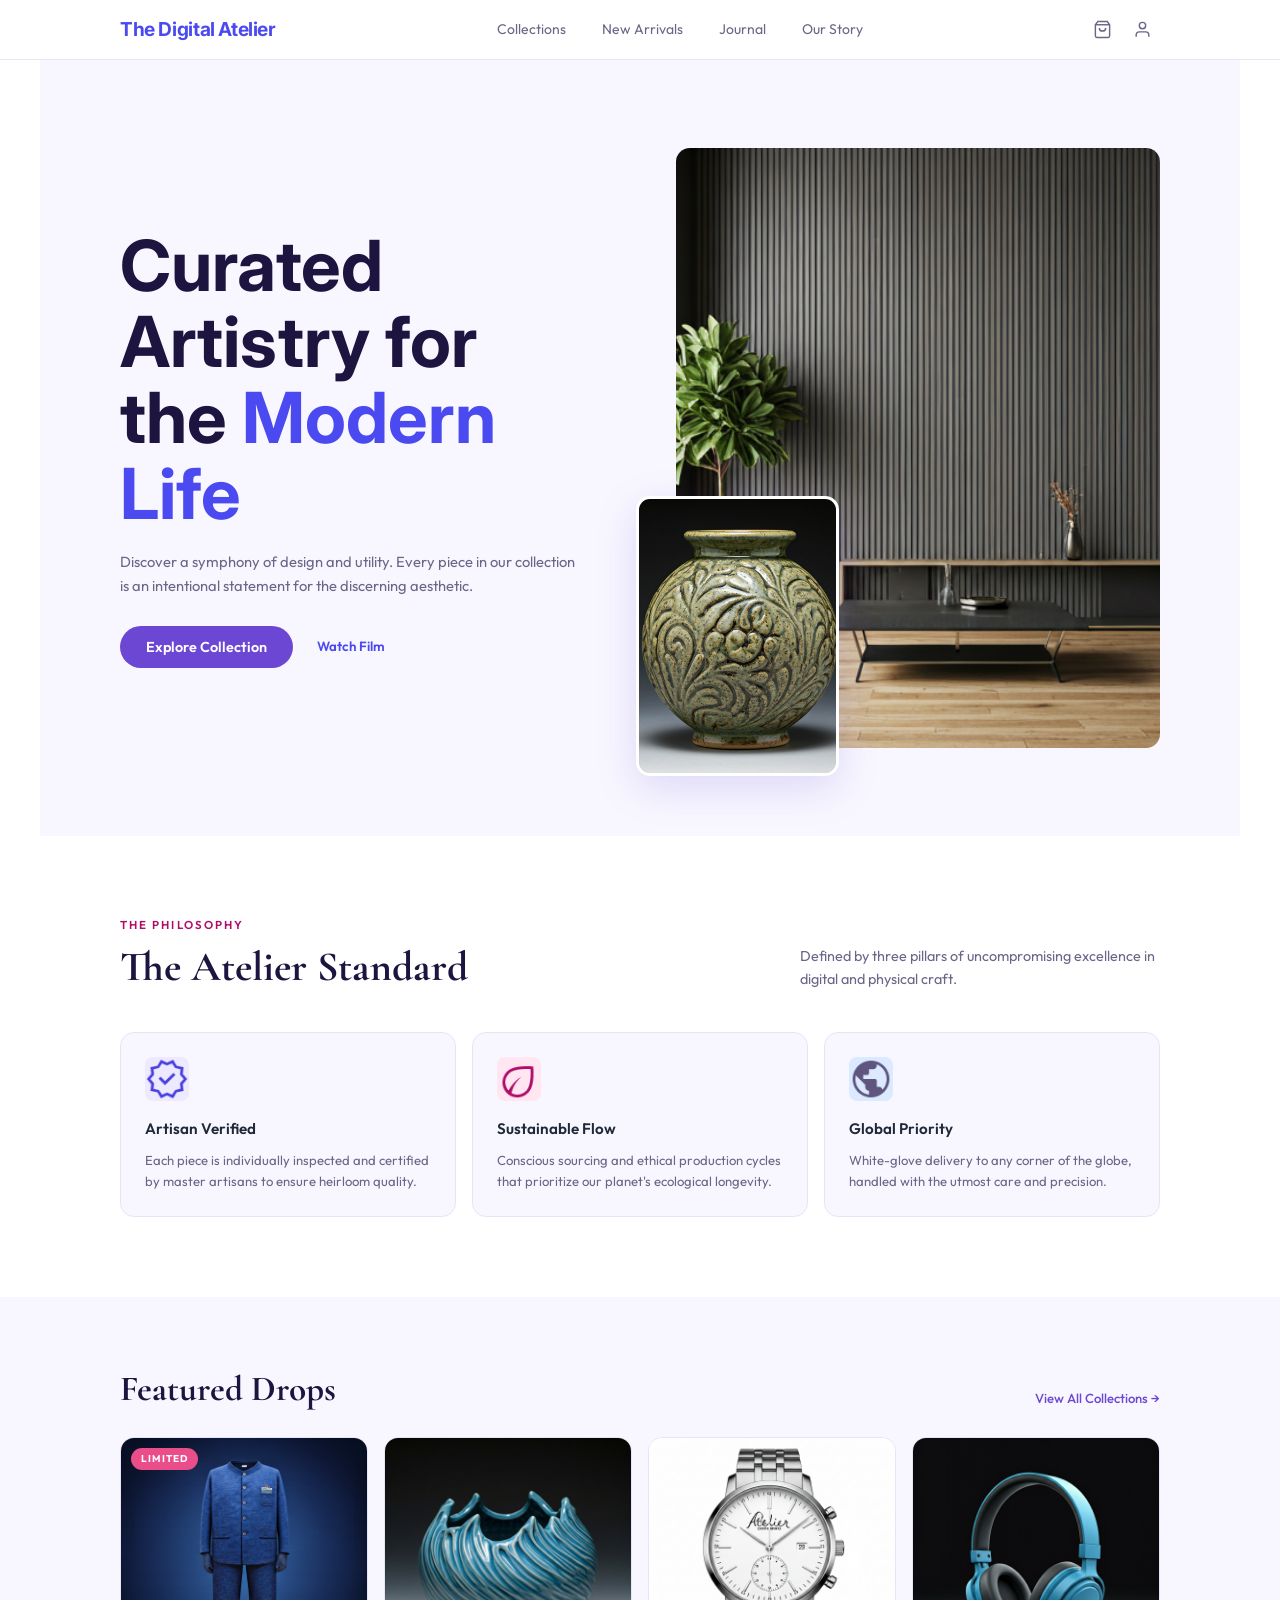
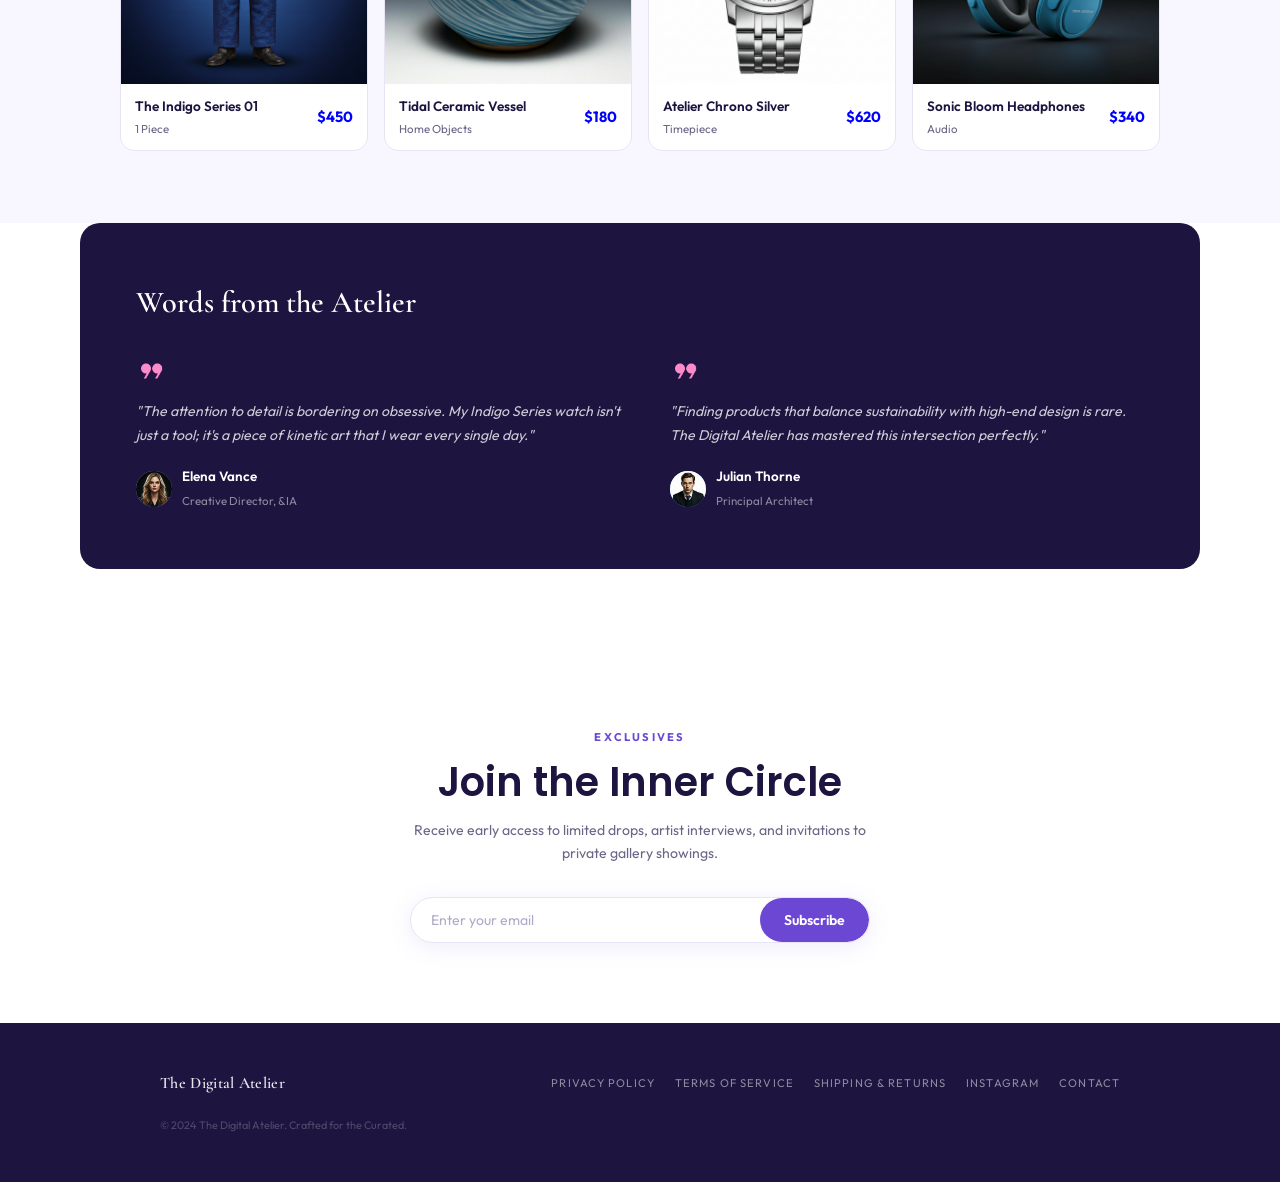
<file: LadingpageVendas/Index.html>
<!DOCTYPE html>
<html lang="en">

<head>
  <meta charset="UTF-8" />
  <meta name="viewport" content="width=device-width, initial-scale=1.0" />
  <title>The Digital Atelier</title>
  <link rel="preconnect" href="https://fonts.googleapis.com" />
  <link rel="preconnect" href="https://fonts.gstatic.com" crossorigin />
  <link
    href="https://fonts.googleapis.com/css2?family=Cormorant+Garamond:ital,wght@0,500;0,600;0,700;1,400;1,600&family=Outfit:wght@300;400;500;600;700&display=swap"
    rel="stylesheet" />
  <link rel="preconnect" href="https://fonts.googleapis.com">
  <link rel="preconnect" href="https://fonts.gstatic.com" crossorigin>
  <link href="https://fonts.googleapis.com/css2?family=Inter:wght@400;700&display=swap" rel="stylesheet">
  <link href="https://fonts.googleapis.com/css2?family=Inter:wght@400;700&display=swap" rel="stylesheet">
  <link rel="stylesheet" href="style.css" />
  <link rel="preconnect" href="https://fonts.googleapis.com">
<link rel="preconnect" href="https://fonts.gstatic.com" crossorigin>
<link href="https://fonts.googleapis.com/css2?family=Poppins:wght@600;700&display=swap" rel="stylesheet">
</head>

<body>

  <!-- ── NAVBAR ── -->
  <header class="navbar" id="navbar">
    <div class="nav-inner">

      <!-- Mobile: hamburger -->
      <button class="nav-hamburger" id="hamburgerBtn" aria-label="Menu">
        <span></span><span></span><span></span>
      </button>

      <a href="#" class="nav-logo">The Digital Atelier</a>

      <!-- Desktop: links centrais -->
      <nav class="nav-center">
        <a href="#collections">Collections</a>
        <a href="#arrivals">New Arrivals</a>
        <a href="#journal">Journal</a>
        <a href="#story">Our Story</a>
      </nav>

      <!-- Ícones direita -->
      <div class="nav-right">
        <button class="icon-btn" aria-label="Cart">
          <svg width="19" height="19" viewBox="0 0 24 24" fill="none" stroke="currentColor" stroke-width="1.8">
            <path d="M6 2 3 6v14a2 2 0 0 0 2 2h14a2 2 0 0 0 2-2V6l-3-4z" />
            <line x1="3" y1="6" x2="21" y2="6" />
            <path d="M16 10a4 4 0 0 1-8 0" />
          </svg>
        </button>
        <button class="icon-btn" aria-label="Account">
          <svg width="19" height="19" viewBox="0 0 24 24" fill="none" stroke="currentColor" stroke-width="1.8">
            <path d="M20 21v-2a4 4 0 0 0-4-4H8a4 4 0 0 0-4 4v2" />
            <circle cx="12" cy="7" r="4" />
          </svg>
        </button>
      </div>

    </div>

    <!-- Mobile drawer menu -->
    <div class="mobile-menu" id="mobileMenu">
      <nav class="mobile-nav">
        <a href="#collections">Collections</a>
        <a href="#arrivals">New Arrivals</a>
        <a href="#journal">Journal</a>
        <a href="#story">Our Story</a>
      </nav>
    </div>
  </header>

  <!-- ── HERO ── -->
  <section class="hero" id="collections">
    <div class="hero-text">
      <h1 class="hero-title">
        Curated<br />
        Artistry for<br />
        the <em class="accent-em">Modern<br />Life</em>
      </h1>
      <p class="hero-body">Discover a symphony of design and utility. Every piece in our collection is an intentional
        statement for the discerning aesthetic.</p>
      <div class="hero-ctas">
        <button class="btn-primary">Explore Collection</button>
        <button class="btn-text-icon">
          Watch Film
        </button>
      </div>
    </div>
    <div class="hero-visual">
      <div class="hero-img-main">
        <img src="Assets\living-space.png" alt="" />
      </div>
      <div class="hero-img-float">
        <img src="Assets/ceramic.png" alt="" />
      </div>
    </div>
  </section>

  <!-- ── THE ATELIER STANDARD ── -->
  <section class="standard-section" id="story">
    <div class="container">
      <div class="standard-header">
        <div class="standard-header-left">
          <p class="eyebrow">The Philosophy</p>
          <h2 class="section-title">The Atelier Standard</h2>
        </div>
        <p class="standard-header-right">Defined by three pillars of uncompromising excellence in digital and physical
          craft.</p>
      </div>
      <div class="standard-grid">

        <div class="std-card">
          <div class="std-icon icon-purple">
            <img class="feature-icon" src="Assets/verified.png" alt="Verificado">
          </div>
          <h3>Artisan Verified</h3>
          <p>Each piece is individually inspected and certified by master artisans to ensure heirloom quality.</p>
        </div>

        <div class="std-card">
          <div class="std-icon icon-pink">
            <img class="feature-icon" src="Assets/eco.png" alt="Eco Icon">
          </div>
          <h3>Sustainable Flow</h3>
          <p>Conscious sourcing and ethical production cycles that prioritize our planet's ecological longevity.</p>
        </div>

        <div class="std-card">
          <div class="std-icon icon-blue">
            <img class="feature-icon" src="Assets/public.png" alt="Public Icon">
          </div>
          <h3>Global Priority</h3>
          <p>White-glove delivery to any corner of the globe, handled with the utmost care and precision.</p>
        </div>

      </div>
    </div>
  </section>

  <!-- ── FEATURED DROPS ── -->
  <section class="drops-section" id="arrivals">
    <div class="container">
      <div class="drops-header">
        <h2 class="section-title-lg">Featured Drops</h2>
        <a href="#" class="view-all">View All Collections →</a>
      </div>

      <div class="drops-grid">

        <article class="drop-card">
          <div class="drop-img">
            <img src="Assets\indigo-series-01.png" alt="Terno" />
            <span class="drop-badge">Limited</span>
          </div>
          <div class="drop-meta">
            <div class="drop-info">
              <h4>The Indigo Series 01</h4>
              <p>1 Piece</p>
            </div>
            <span class="drop-price">$450</span>
          </div>
        </article>

        <article class="drop-card">
          <div class="drop-img">
            <img src="Assets\coisa.jpeg" alt="Tidal Ceramic Vessel" />
          </div>
          <div class="drop-meta">
            <div class="drop-info">
              <h4>Tidal Ceramic Vessel</h4>
              <p>Home Objects</p>
            </div>
            <span class="drop-price">$180</span>
          </div>
        </article>

        <article class="drop-card">
          <div class="drop-img">
            <img src="Assets\atelier-chrono-silver.png" alt="Atelier Chrono Silver" />
          </div>
          <div class="drop-meta">
            <div class="drop-info">
              <h4>Atelier Chrono Silver</h4>
              <p>Timepiece</p>
            </div>
            <span class="drop-price">$620</span>
          </div>
        </article>

        <article class="drop-card">
          <div class="drop-img">
            <img src="Assets\sonic-bloom-headphones.png" alt="Sonic Bloom Headphones" />
          </div>
          <div class="drop-meta">
            <div class="drop-info">
              <h4>Sonic Bloom Headphones</h4>
              <p>Audio</p>
            </div>
            <span class="drop-price">$340</span>
          </div>
        </article>

      </div>
    </div>
  </section>

  <!-- ── TESTIMONIALS ── -->
  <section class="test-section">
    <div class="test-inner">
      <h2 class="test-title">Words from the Atelier</h2>
      <div class="test-grid">

        <div class="test-card">
          <img class="test-qq" src="Assets\quote.png" alt="Aspas">

          <p class="test-body">
            "The attention to detail is bordering on obsessive. My Indigo Series watch isn't just a
            tool; it's a piece of kinetic art that I wear every single day."
          </p>

          <div class="test-author">
            <div class="t-avatar av1">
              <img src="Assets/elena_vance.png" alt="Elena Vance">
            </div>

            <div>
              <strong>Elena Vance</strong>
              <span>Creative Director, &amp;IA</span>
            </div>
          </div>
        </div>

        <div class="test-card">
          <img class="test-qq" src="Assets\quote.png" alt="Aspas">

  <p class="test-body">
    "Finding products that balance sustainability with high-end design is rare. The Digital
    Atelier has mastered this intersection perfectly."
  </p>

  <div class="test-author">
    <div class="t-avatar av2">
      <img src="Assets/julian_thorne.png" alt="Julian Thorne">
    </div>

    <div>
      <strong>Julian Thorne</strong>
      <span>Principal Architect</span>
    </div>
  </div>
</div>

      </div>
    </div><!-- /test-inner -->
  </section>

  <!-- ── JOIN THE INNER CIRCLE ── -->
  <section class="circle-section" id="journal">
    <div class="container">
      <p class="circle-eyebrow">Exclusives</p>
      <h2 class="circle-title">Join the Inner Circle</h2>
      <p class="circle-body">Receive early access to limited drops, artist interviews, and invitations to private
        gallery showings.</p>
      <div class="circle-form">
        <input type="email" id="emailInput" placeholder="Enter your email" class="circle-input" />
        <button class="btn-subscribe" id="subscribeBtn">Subscribe</button>
      </div>
    </div>
  </section>

  <!-- ── FOOTER ── -->
  <footer class="footer">
    <div class="container">
      <div class="footer-row">
        <span class="footer-logo">The Digital Atelier</span>
        <nav class="footer-links">
          <a href="#">Privacy Policy</a>
          <a href="#">Terms of Service</a>
          <a href="#">Shipping &amp; Returns</a>
          <a href="#">Instagram</a>
          <a href="#">Contact</a>
        </nav>
      </div>
      <p class="footer-copy">© 2024 The Digital Atelier. Crafted for the Curated.</p>
    </div>
  </footer>

  <!-- Overlay mobile menu -->
  <div class="menu-overlay" id="menuOverlay"></div>

  <script src="script.js"></script>
</body>

</html>
</file>
<file: LadingpageVendas/style.css>
/* ---------- RESET ---------- */
*, *::before, *::after { box-sizing: border-box; margin: 0; padding: 0; }
html { scroll-behavior: smooth; }
body {
  font-family: 'Outfit', system-ui, sans-serif;
  background: #ffffff;
  color: #1e1440;
  line-height: 1.6;
  -webkit-font-smoothing: antialiased;
}
img { display: block; width: 100%; height: 100%; object-fit: cover; }
a { color: inherit; text-decoration: none; }
button { cursor: pointer; font-family: 'Outfit', sans-serif; border: none; background: none; }
input  { font-family: 'Outfit', sans-serif; }
 
/* ---------- VARIABLES ---------- */
:root {
  --accent:        #6c47d4;
  --accent-light:  #ede9ff;
  --accent-dark:   #5530b8;
  --accent-pink:   #e94d8a;
  --accent-blue:   #3b82f6;
  --bg:            #f8f7ff;
  --bg-dark:       #1e1440;
  --text:          #1e1440;
  --muted:         #6b6587;
  --border:        #e8e4f5;
  --radius:        14px;
  --radius-sm:     8px;
  --shadow:        0 4px 24px rgba(108,71,212,.10);
  --shadow-lg:     0 12px 40px rgba(108,71,212,.18);
  --nav-h:         60px;
  --ease:          .24s cubic-bezier(.4,0,.2,1);
  --container:     1200px;
}
 
/* ---------- CONTAINER ---------- */
.container {
  width: 100%;
  max-width: var(--container);
  margin: 0 auto;
  padding: 0 20px;
}
 
/* ============================================================
   NAVBAR
   ============================================================ */
.navbar {
  position: sticky;
  top: 0;
  z-index: 200;
  height: var(--nav-h);
  background: rgba(255,255,255,.92);
  backdrop-filter: blur(12px);
  border-bottom: 1px solid var(--border);
  transition: box-shadow var(--ease);
}
.navbar.scrolled { box-shadow: 0 2px 20px rgba(30,20,64,.08); }
 
.nav-inner {
  display: flex;
  align-items: center;
  justify-content: space-between;
  height: 100%;
  max-width: var(--container);
  margin: 0 auto;
  padding: 0 20px;
  gap: 12px;
}
 
/* Logo */
.nav-logo {
  font-family: 'Inter', sans-serif; 
  font-size: 1.2rem;
  font-weight: 700;
  letter-spacing: -0.02em;
  color: #4A4AF0; 
  white-space: nowrap;
  text-transform: capitalize;
  display: inline-block;
  line-height: 1;
}
 
/* Desktop center links — hidden on mobile */
.nav-center {
  display: none;
  gap: 36px;
  font-size: .875rem;
  font-weight: 400;
  color: var(--muted);
}
.nav-center a { transition: color var(--ease); }
.nav-center a:hover { color: var(--accent); }
 
/* Right icons */
.nav-right {
  display: flex;
  align-items: center;
  gap: 4px;
}
.icon-btn {
  width: 36px; height: 36px;
  display: flex; align-items: center; justify-content: center;
  border-radius: 50%;
  color: var(--muted);
  transition: background var(--ease), color var(--ease);
}
.icon-btn:hover { background: var(--accent-light); color: var(--accent); }
 
/* Hamburger — visible only mobile */
.nav-hamburger {
  display: flex;
  flex-direction: column;
  justify-content: center;
  gap: 5px;
  width: 36px; height: 36px;
  border-radius: var(--radius-sm);
  padding: 6px;
  flex-shrink: 0;
}
.nav-hamburger span {
  display: block;
  height: 1.5px;
  width: 100%;
  background: var(--text);
  border-radius: 2px;
  transition: transform var(--ease), opacity var(--ease);
}
.nav-hamburger.open span:nth-child(1) { transform: translateY(6.5px) rotate(45deg); }
.nav-hamburger.open span:nth-child(2) { opacity: 0; }
.nav-hamburger.open span:nth-child(3) { transform: translateY(-6.5px) rotate(-45deg); }
 
/* Mobile menu dropdown */
.mobile-menu {
  position: absolute;
  top: var(--nav-h);
  left: 0; right: 0;
  background: #fff;
  border-bottom: 1px solid var(--border);
  overflow: hidden;
  max-height: 0;
  transition: max-height .35s ease, box-shadow .35s ease;
  z-index: 199;
}
.mobile-menu.open {
  max-height: 280px;
  box-shadow: 0 8px 32px rgba(30,20,64,.12);
}
.mobile-nav {
  display: flex;
  flex-direction: column;
  padding: 12px 20px 20px;
  gap: 4px;
}
.mobile-nav a {
  padding: 10px 0;
  font-size: .95rem;
  font-weight: 500;
  color: var(--muted);
  border-bottom: 1px solid var(--border);
  transition: color var(--ease);
}
.mobile-nav a:last-child { border-bottom: none; }
.mobile-nav a:hover { color: var(--accent); }
 
/* Overlay for mobile menu */
.menu-overlay {
  display: none;
  position: fixed;
  inset: 0;
  top: var(--nav-h);
  background: rgba(0,0,0,.3);
  z-index: 198;
}
.menu-overlay.active { display: block; }
 
/* ============================================================
   SHARED TYPOGRAPHY / BUTTONS
   ============================================================ */
.eyebrow {
  font-size: .72rem;
  font-weight: 600;
  letter-spacing: .18em;
  text-transform: uppercase;
  color: rgb(176, 13, 106);
  margin-bottom: 10px;
}
.section-title {
  font-family: 'Cormorant Garamond', serif;
  font-size: clamp(1.8rem, 4vw, 2.6rem);
  font-weight: 700;
  line-height: 1.15;
  color: var(--text);
}
.section-title-lg {
  font-family: 'Cormorant Garamond', serif;
  font-size: clamp(1.6rem, 3.5vw, 2.2rem);
  font-weight: 700;
  line-height: 1.15;
  color: var(--text);
}
 
.btn-primary {
  display: inline-flex;
  align-items: center;
  background: var(--accent);
  color: #fff;
  padding: 12px 26px;
  border-radius: 99px;
  font-size: .9rem;
  font-weight: 600;
  transition: background var(--ease), transform var(--ease), box-shadow var(--ease);
}
.btn-primary:hover {
  background: var(--accent-dark);
  transform: translateY(-2px);
  box-shadow: 0 8px 22px rgba(108,71,212,.35);
}
.btn-primary:active { transform: translateY(0); }
 
/* ============================================================
   HERO
   ============================================================ */
.hero {
  background: var(--bg);
  padding: 48px 20px 56px;
  display: flex;
  flex-direction: column;
  gap: 40px;
  max-width: var(--container);
  margin: 0 auto;
}
 
.hero-title {
  font-family: 'Inter', sans-serif; 
  font-size: clamp(2.6rem, 7vw, 4.4rem);
  font-weight: 700;
  line-height: 1.08;
  color: var(--text); 
  margin-bottom: 18px;
}
.accent-em {
  font-style: normal;      
  color: #4A4AF0;         
  font-weight: 700;        
}
.hero-body {
  font-size: .92rem;
  color: var(--muted);
  line-height: 1.65;
  max-width: 460px;
  margin-bottom: 28px;
}
.hero-ctas {
  display: flex;
  align-items: center;
  gap: 24px;
}
.btn-text-icon {
  display: flex;
  align-items: center;
  gap: 12px;
  background: none;
  border: none;
  cursor: pointer;
  padding: 0;
  color: #4A4AF0; 
  font-weight: 600;
  font-family: inherit;
  padding-bottom: 2px;
}
.btn-text-icon:hover { color: var(--accent); }
.watch-film-container {
  display: flex;
  align-items: center;
  gap: 12px;
  cursor: pointer;
  color: #4A4AF0;
  font-weight: 600;
  text-decoration: none;
}

/* Hero visual */
.hero-visual {
  position: relative;
  width: 100%;
}

.hero-img-main {
  border-radius: var(--radius);
  overflow: hidden;
  height: 600px;
  background: #ccc9d6;
  width: 100%;
  object-fit: cover;
}

.hero-img-float {
  display: block;
  position: absolute;
  bottom: 20px;
  left: -40px;
  width: 220px;
  height: 280px;
  z-index: 10;
}
 
/* ============================================================
   ATELIER STANDARD
   ============================================================ */
.standard-section {
  padding: 64px 0;
  background: #fff;
}
.standard-header {
  margin-bottom: 36px;
}
.standard-header-left { margin-bottom: 12px; }
.standard-header-right {
  font-size: .9rem;
  color: var(--muted);
  line-height: 1.65;
  max-width: 400px;
}
.standard-grid {
  display: grid;
  grid-template-columns: 1fr;
  gap: 16px;
}
.std-card {
  padding: 24px;
  background: var(--bg);
  border: 1px solid var(--border);
  border-radius: var(--radius);
  transition: box-shadow var(--ease), transform var(--ease);
}
.std-card:hover {
  box-shadow: var(--shadow);
  transform: translateY(-3px);
}
.std-icon {
  width: 44px; 
  height: 44px;
  border-radius: var(--radius-sm);
  display: flex; 
  align-items: center; 
  justify-content: center;
  margin-bottom: 16px;
}

.std-icon svg {
  width: 24px;
  height: 24px;
  stroke: currentColor;
}

.icon-purple { background: var(--accent-light); color: var(--accent); }.icon-pink   { background: #ffe6f1; color: var(--accent-pink); }
.icon-blue   { background: #dbeafe; color: var(--accent-blue); }
.std-card h3 { font-size: .95rem; font-weight: 600; margin-bottom: 8px; color: #1f2937;}
.std-card p { font-size: .82rem; color: var(--muted); line-height: 1.6; margin: 0;}
 
/* ============================================================
   FEATURED DROPS
   ============================================================ */
.drops-section {
  padding: 64px 0;
  background: var(--bg);
}
.drops-header {
  display: flex;
  align-items: flex-end;
  justify-content: space-between;
  margin-bottom: 28px;
  gap: 16px;
  flex-wrap: wrap;
}
.view-all {
  font-size: .82rem;
  font-weight: 500;
  color: var(--accent);
  white-space: nowrap;
  transition: opacity var(--ease);
}
.view-all:hover { opacity: .7; }
 
.drops-grid {
  display: grid;
  grid-template-columns: repeat(2, 1fr);
  gap: 16px;
}
.drop-card {
  background: #fff;
  border: 1px solid var(--border);
  border-radius: var(--radius);
  overflow: hidden;
  transition: box-shadow var(--ease), transform var(--ease);
  cursor: pointer;
}
.drop-card:hover {
  box-shadow: var(--shadow-lg);
  transform: translateY(-4px);
}
.drop-img {
  position: relative;
  aspect-ratio: 1 / 1;
  background: #e5e1f0;
  overflow: hidden;
}
.drop-img img { transition: transform .5s ease; }
.drop-card:hover .drop-img img { transform: scale(1.06); }
.drop-badge {
  position: absolute;
  top: 10px; left: 10px;
  background: var(--accent-pink);
  color: #fff;
  font-size: .62rem;
  font-weight: 700;
  letter-spacing: .1em;
  text-transform: uppercase;
  padding: 3px 10px;
  border-radius: 99px;
}
.drop-meta {
  display: flex;
  align-items: center;
  justify-content: space-between;
  padding: 12px 14px;
  gap: 8px;
}
.drop-info h4 { font-size: .85rem; font-weight: 600; margin-bottom: 2px; }
.drop-info p  { font-size: .72rem; color: var(--muted); }
.drop-price   { font-size: .92rem; font-weight: 700; color: blue; white-space: nowrap; }
 
/* ============================================================
   TESTIMONIALS
   ============================================================ */
.test-section {
  padding: 0 20px 64px;
}
.test-inner {
  max-width: var(--container);
  margin: 0 auto;
  background: var(--bg-dark);
  border-radius: 20px;
  padding: 44px 32px;
}
.test-title {
  font-family: 'Cormorant Garamond', serif;
  font-size: clamp(1.4rem, 3vw, 1.9rem);
  font-weight: 600;
  color: #fff;
  margin-bottom: 28px;
}
.test-grid {
  display: flex;
  flex-direction: column;
  gap: 28px;
}
.test-qq {
  width: 30px; 
  height: auto;
  display: block;
  margin-bottom: 14px;
}
.test-body {
  font-size: .88rem;
  color: rgba(255,255,255,.78);
  font-style: italic;
  line-height: 1.7;
  margin-bottom: 18px;
}
.test-author {
  display: flex;
  align-items: center;
  gap: 10px;
}
.t-avatar {
  width: 36px; height: 36px;
  border-radius: 50%;
  flex-shrink: 0;
}

.t-avatar img {
  width: 100%;
  height: 100%;
  object-fit: cover;
  border-radius: 50%;
}

.t-avatar.av1 { background: linear-gradient(135deg, #c4b5fd, #8b5cf6); }
.t-avatar.av2 { background: linear-gradient(135deg, #93c5fd, #3b82f6); }
.test-author strong { display: block; font-size: .84rem; font-weight: 600; color: #fff; }
.test-author span   { font-size: .72rem; color: rgba(255,255,255,.5); }
 
/* ============================================================
   INNER CIRCLE
   ============================================================ */
.circle-section {
  padding: 64px 20px;
  text-align: center;
}
.circle-eyebrow {
  font-size: .7rem;
  font-weight: 700;
  letter-spacing: .2em;
  text-transform: uppercase;
  color: var(--accent);
  margin-bottom: 12px;
}
.circle-title {
  font-family: 'Poppins', sans-serif;
  font-size: clamp(1.6rem, 4vw, 2.5rem);
  font-weight: 600;
  color: var(--text);
  margin-bottom: 14px;
  line-height: 1.15;
}
.circle-body {
  font-size: .88rem;
  color: var(--muted);
  line-height: 1.65;
  max-width: 460px;
  margin: 0 auto 32px;
}
.circle-form {
  display: flex;
  max-width: 460px;
  margin: 0 auto;
  background: #fff;
  border: 1px solid var(--border);
  border-radius: 99px;
  overflow: hidden;
  box-shadow: var(--shadow);
}
.circle-input {
  flex: 1;
  border: none;
  outline: none;
  padding: 13px 20px;
  font-size: .88rem;
  background: transparent;
  color: var(--text);
  min-width: 0;
}
.circle-input::placeholder { color: #b0aac7; }
.btn-subscribe {
  background: var(--accent);
  color: #fff;
  padding: 13px 24px;
  font-size: .88rem;
  font-weight: 600;
  border-radius: 99px;
  white-space: nowrap;
  flex-shrink: 0;
  transition: background var(--ease);
}
.btn-subscribe:hover { background: var(--accent-dark); }
 
/* ============================================================
   FOOTER
   ============================================================ */
.footer {
  background: var(--bg-dark);
  padding: 36px 20px;
  color: rgba(255,255,255,.5);
}
.footer-row {
  display: flex;
  flex-direction: column;
  gap: 20px;
  margin-bottom: 20px;
  align-items: flex-start;
}
.footer-logo {
  font-family: 'Cormorant Garamond', serif;
  font-size: 1rem;
  font-weight: 600;
  color: rgba(255,255,255,.9);
  letter-spacing: .02em;
}
.footer-links {
  display: flex;
  flex-wrap: wrap;
  gap: 10px 20px;
}
.footer-links a {
  font-size: .7rem;
  text-transform: uppercase;
  letter-spacing: .1em;
  transition: color var(--ease);
}
.footer-links a:hover { color: rgba(255,255,255,.9); }
.footer-copy { font-size: .68rem; opacity: .45; }
 
/* ============================================================
   REVEAL ANIMATION (JS adds .revealed)
   ============================================================ */
.reveal {
  opacity: 0;
  transform: translateY(20px);
  transition: opacity .5s ease, transform .5s ease;
}
.reveal.revealed {
  opacity: 1;
  transform: translateY(0);
}
 
/*TABLET  ≥ 640px */
@media (min-width: 640px) {
  .container { padding: 0 32px; }
  .hero { padding: 56px 32px 64px; }
  .drops-grid { grid-template-columns: repeat(4, 1fr); }
  .standard-grid { grid-template-columns: repeat(3, 1fr); }
  .test-grid { flex-direction: row; gap: 32px; }
  .test-inner { padding: 52px 48px; }
}
 
/* DESKTOP  ≥ 900px*/
@media (min-width: 900px) {
 
  /* Nav: show center links, hide hamburger */
  .nav-hamburger { display: none; }
  .nav-center    { display: flex; }
  .mobile-menu   { display: none !important; }
  .menu-overlay  { display: none !important; }
 
  /* Hero: side by side */
  .hero {
    flex-direction: row;
    align-items: center;
    padding: 72px 40px;
    gap: 56px;
    max-width: var(--container);
    margin: 0 auto;
  }
  .hero-text  { flex: 1; min-width: 0; }
  .hero-visual {
    flex: 1;
    min-width: 0;
    position: relative;
  }
  .hero-img-main {
    aspect-ratio: 4/3;
  }
  /* Floating card on desktop */
  .hero-img-float {
    display: block;
    position: absolute;
    bottom: -28px;
    right: -20px;
    width: 42%;
    aspect-ratio: 1;
    border-radius: var(--radius);
    overflow: hidden;
    background: #e2ddd0;
    box-shadow: var(--shadow-lg);
    border: 3px solid #fff;
    z-index: 2;
  }
 
  /* Standard header: two columns */
  .standard-header {
    display: flex;
    align-items: flex-end;
    justify-content: space-between;
    gap: 48px;
    margin-bottom: 40px;
  }
  .standard-header-left { margin-bottom: 0; flex-shrink: 0; }
  .standard-header-right { max-width: 360px; }
 
  .container { padding: 0 40px; }
 
  /* Testimonials: 2 col */
  .test-section { padding: 0 40px 72px; }
  .test-inner   { padding: 56px 56px; }
 
  /* Footer row */
  .footer-row {
    flex-direction: row;
    align-items: center;
    justify-content: space-between;
  }
  .footer { padding: 40px; }
}
 
/* LARGE DESKTOP  ≥ 1100px*/
@media (min-width: 1100px) {
  .hero { padding: 88px 80px; gap: 72px; }
  .container { padding: 0 80px; }
  .drops-section  { padding: 72px 0; }
  .standard-section { padding: 80px 0; }
  .test-section   { padding: 0 80px 80px; }
  .circle-section { padding: 80px 80px; }
  .footer         { padding: 48px 80px; }
  .nav-inner      { padding: 0 80px; }
}
</file>
